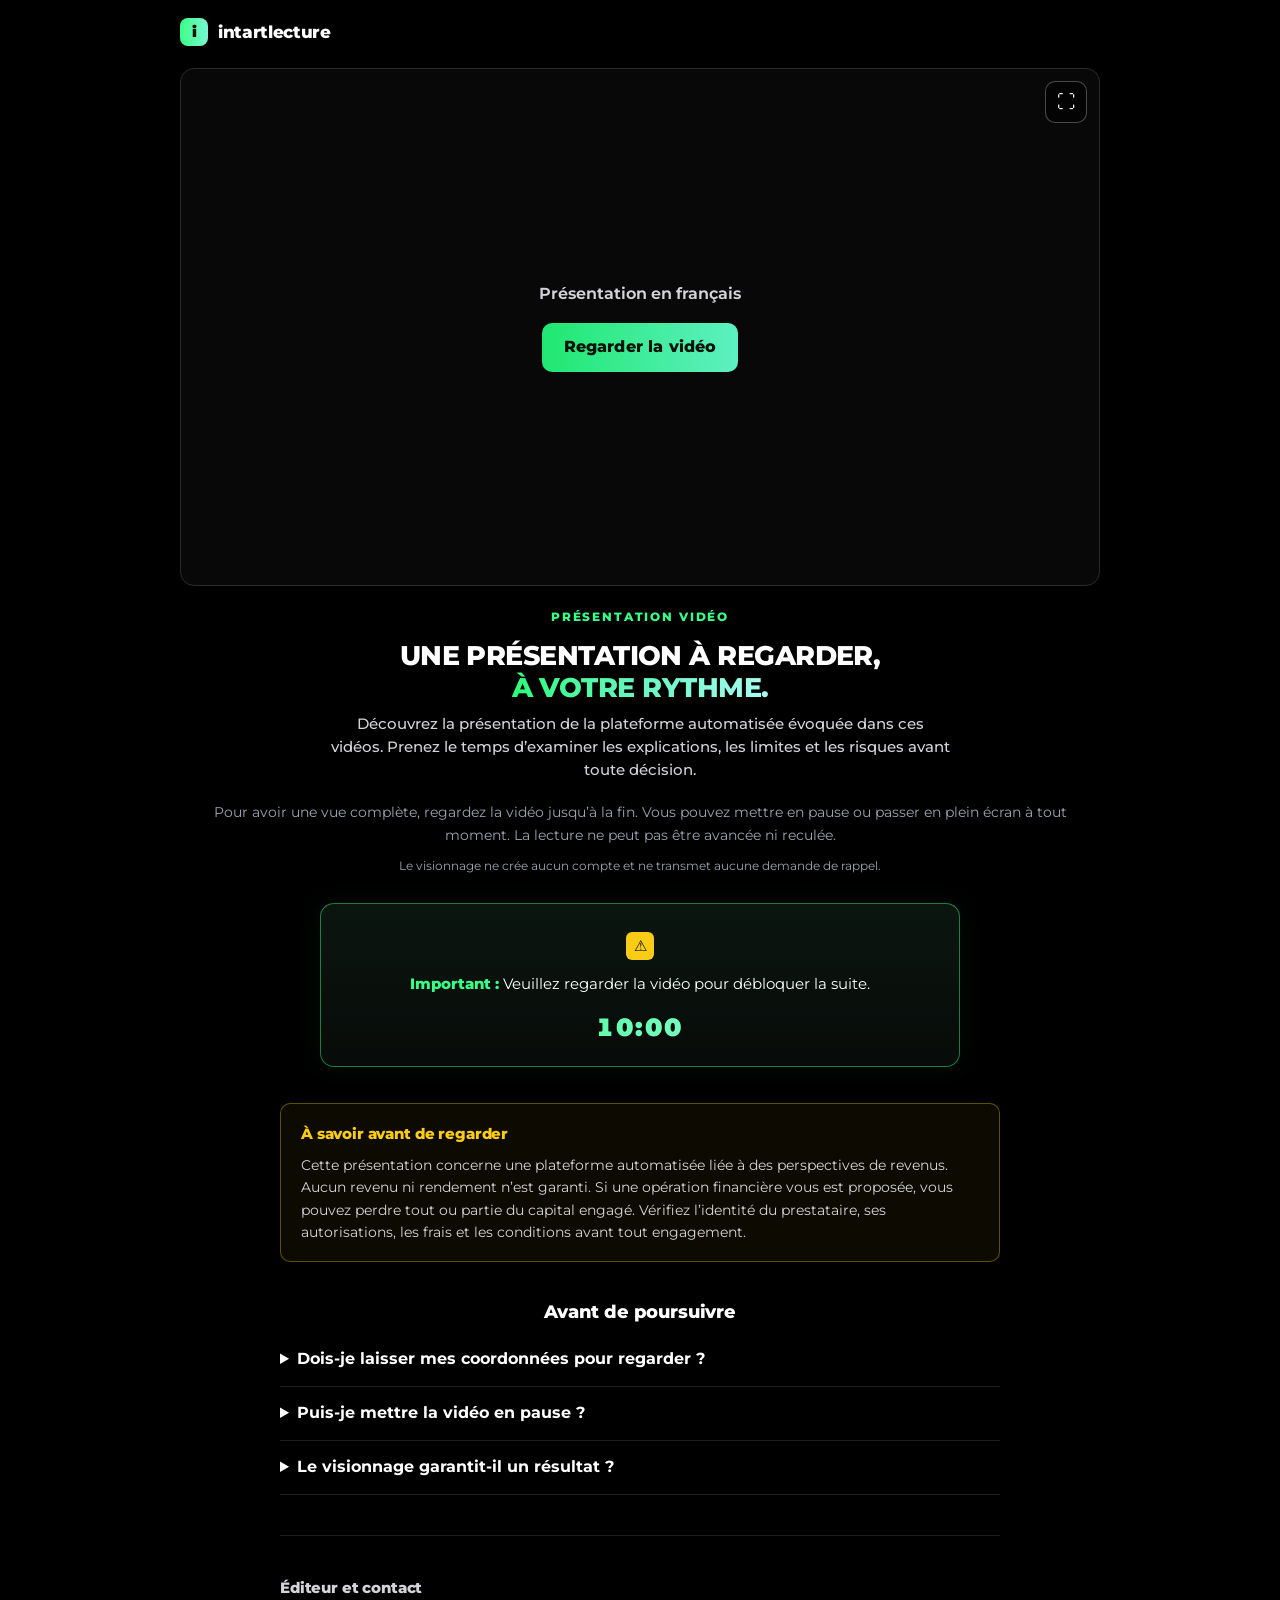
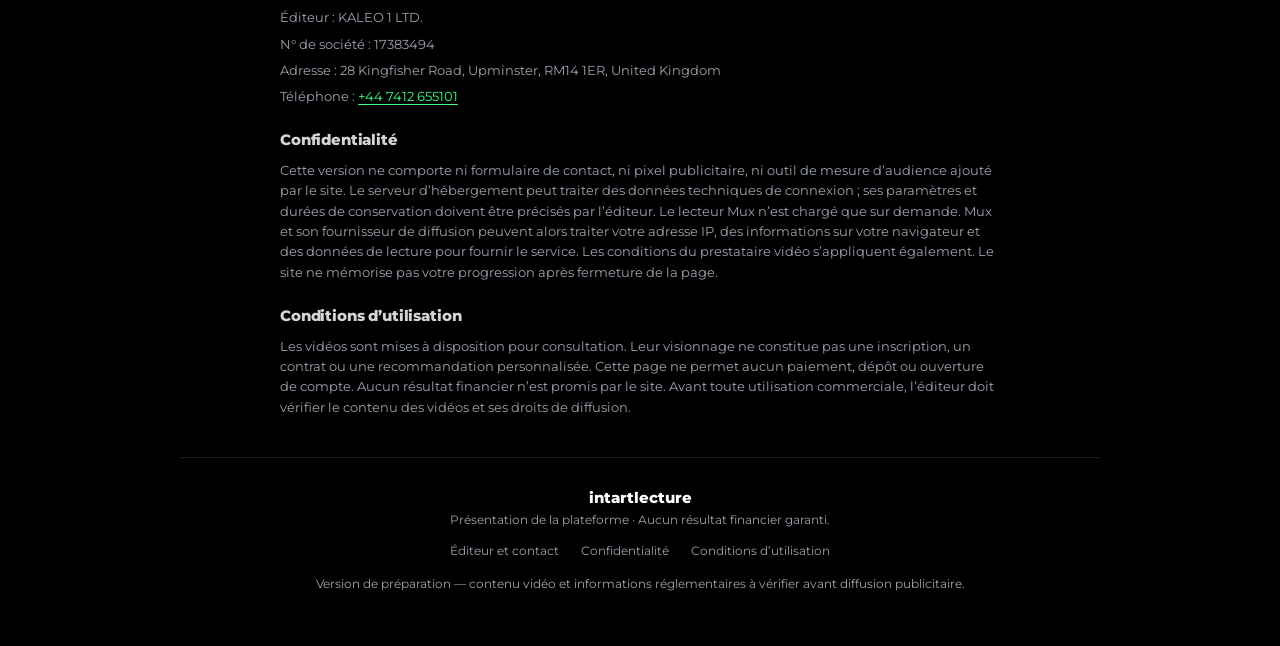
<file: index.html>
<!doctype html>
<html lang="fr"><head><meta charset="utf-8"><meta name="viewport" content="width=device-width, initial-scale=1">
<meta name="description" content="Découvrez la présentation de la plateforme automatisée évoquée dans ces vidéos. Prenez le temps d’examiner les explications, les limites et les risques avant toute décision.">
<title>intartlecture — Vidéo 1</title><link rel="stylesheet" href="./assets/site.css">
<script src="./assets/site.js" defer></script></head><body data-step="1">
<header><a class="brand" href="index.html"><span class="mark" aria-hidden="true">i</span> intartlecture</a>
</header>
<main><section class="watch" aria-label="PRÉSENTATION VIDÉO">
<div class="video-shell" id="video-shell" data-playback="z45tPTTstM5g8OUixneiAtL3zSoDLWXkxtRVxASDyOs" data-error="Le lecteur ne peut pas être chargé. Réessayez ou revenez plus tard." data-retry="Réessayer">
<div id="video-placeholder"><p>Présentation en français</p><button class="button" id="load-video" type="button">Regarder la vidéo</button></div></div>
<section class="intro"><p class="brand-kicker">intartlecture</p><p class="eyebrow">PRÉSENTATION VIDÉO</p><h1>Une présentation à regarder,<br><span class="accent">à votre rythme.</span></h1><p class="lede">Découvrez la présentation de la plateforme automatisée évoquée dans ces vidéos. Prenez le temps d’examiner les explications, les limites et les risques avant toute décision.</p></section>
<p class="video-status" id="video-status" role="status"></p>
<div class="video-caption"><p>Pour avoir une vue complète, regardez la vidéo jusqu’à la fin. Vous pouvez mettre en pause ou passer en plein écran à tout moment. La lecture ne peut pas être avancée ni reculée.</p></div>

<p class="small">Le visionnage ne crée aucun compte et ne transmet aucune demande de rappel.</p>
<div id="access-gate" class="access-gate"><strong>Important :</strong> Veuillez regarder la vidéo pour débloquer la suite. <span id="access-timer">10:00</span></div><div class="next-row" hidden><a id="continue-link" class="button" href="index2.php">Continuer →</a></div><div id="completed" hidden role="status"><p>La vidéo est terminée. Prenez le temps de vérifier les informations avant de poursuivre.</p><button id="replay" type="button" class="button secondary">Revoir depuis le début</button></div>

<noscript><p>JavaScript est nécessaire pour charger le lecteur vidéo.</p></noscript>
</section>
<aside class="risk"><h2>À savoir avant de regarder</h2><p>Cette présentation concerne une plateforme automatisée liée à des perspectives de revenus. Aucun revenu ni rendement n’est garanti. Si une opération financière vous est proposée, vous pouvez perdre tout ou partie du capital engagé. Vérifiez l’identité du prestataire, ses autorisations, les frais et les conditions avant tout engagement.</p></aside>
<section class="faq"><h2>Avant de poursuivre</h2><details><summary>Dois-je laisser mes coordonnées pour regarder ?</summary><p>Non. Les vidéos restent accessibles sans formulaire, sans inscription et sans obligation d’achat.</p></details><details><summary>Puis-je mettre la vidéo en pause ?</summary><p>Oui. Lecture, volume et plein écran restent disponibles. La barre de lecture ne permet pas d’avancer ou de reculer.</p></details><details><summary>Le visionnage garantit-il un résultat ?</summary><p>Non. Une présentation ne garantit aucun résultat. Ne vous engagez pas sur la seule base d’une promesse de revenus.</p></details></section>
<section class="legal" aria-label="Éditeur et contact">
<h2 id="operator">Éditeur et contact</h2><p>Éditeur : KALEO 1 LTD.</p>
<p>N° de société : 17383494</p>
<p>Adresse : 28 Kingfisher Road, Upminster, RM14 1ER, United Kingdom</p>
<p>Téléphone : <a href="tel:+447412655101">+44 7412 655101</a></p>
<h2 id="privacy">Confidentialité</h2><p>Cette version ne comporte ni formulaire de contact, ni pixel publicitaire, ni outil de mesure d’audience ajouté par le site. Le serveur d’hébergement peut traiter des données techniques de connexion ; ses paramètres et durées de conservation doivent être précisés par l’éditeur. Le lecteur Mux n’est chargé que sur demande. Mux et son fournisseur de diffusion peuvent alors traiter votre adresse IP, des informations sur votre navigateur et des données de lecture pour fournir le service. Les conditions du prestataire vidéo s’appliquent également. Le site ne mémorise pas votre progression après fermeture de la page.</p>
<h2 id="terms">Conditions d’utilisation</h2><p>Les vidéos sont mises à disposition pour consultation. Leur visionnage ne constitue pas une inscription, un contrat ou une recommandation personnalisée. Cette page ne permet aucun paiement, dépôt ou ouverture de compte. Aucun résultat financier n’est promis par le site. Avant toute utilisation commerciale, l’éditeur doit vérifier le contenu des vidéos et ses droits de diffusion.</p>
</section></main>
<footer><p><strong>intartlecture</strong><br>Présentation de la plateforme · Aucun résultat financier garanti.</p><nav><a href="#operator">Éditeur et contact</a><a href="#privacy">Confidentialité</a><a href="#terms">Conditions d’utilisation</a></nav><p class="draft">Version de préparation — contenu vidéo et informations réglementaires à vérifier avant diffusion publicitaire.</p></footer></body></html>
</file>
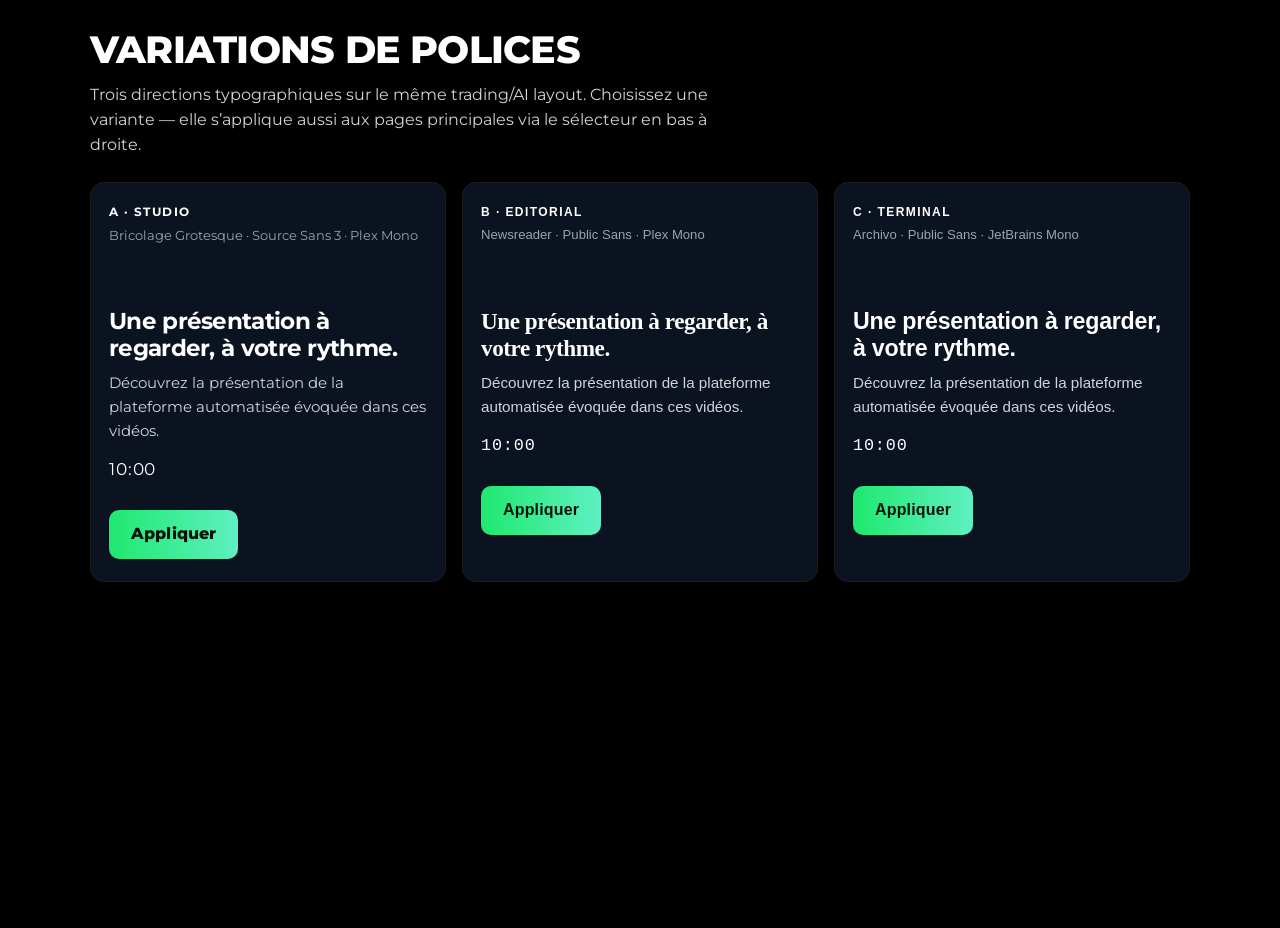
<file: font-variations.html>
<!doctype html>
<html lang="fr">
<head>
<meta charset="utf-8">
<meta name="viewport" content="width=device-width, initial-scale=1">
<title>Font variations — intartlecture</title>
<link rel="stylesheet" href="./assets/site.css">
<style>
  body { padding-bottom: 80px; }
  .compare {
    position: relative;
    z-index: 1;
    width: min(100% - 48px, 1100px);
    margin: 28px auto 0;
  }
  .compare h1 {
    margin: 0 0 8px;
    font-family: var(--font-display);
    font-size: clamp(1.8rem, 3vw, 2.4rem);
  }
  .compare > p { color: var(--ink-soft); max-width: 60ch; }
  .grid {
    display: grid;
    grid-template-columns: repeat(3, 1fr);
    gap: 16px;
    margin-top: 24px;
  }
  .card {
    border: 1px solid var(--line);
    border-radius: 14px;
    background: rgba(14, 22, 38, 0.85);
    padding: 20px 18px 22px;
    min-height: 280px;
  }
  .card .name {
    margin: 0 0 4px;
    font-size: 0.75rem;
    letter-spacing: 0.12em;
    text-transform: uppercase;
    color: var(--cyan);
    font-weight: 700;
  }
  .card .stack {
    margin: 0 0 16px;
    color: var(--muted);
    font-size: 0.82rem;
  }
  .card .sample-brand {
    margin: 0 0 8px;
    font-family: var(--font-display);
    font-size: 1.55rem;
    font-weight: 700;
    letter-spacing: -0.03em;
    background: linear-gradient(90deg, #fff 10%, var(--cyan) 55%, var(--blue) 100%);
    -webkit-background-clip: text;
    background-clip: text;
    color: transparent;
  }
  .card .sample-h {
    margin: 0 0 10px;
    font-family: var(--font-display);
    font-size: 1.45rem;
    line-height: 1.15;
    letter-spacing: -0.03em;
    font-weight: 700;
  }
  .card .sample-p {
    margin: 0 0 14px;
    color: var(--ink-soft);
    font-size: 0.95rem;
  }
  .card .sample-mono {
    font-family: var(--font-mono);
    color: var(--cyan);
    font-size: 1.05rem;
    letter-spacing: 0.05em;
  }
  .card .pick {
    display: inline-flex;
    margin-top: 16px;
  }
  .card[data-fonts="editorial"] {
    --font-display: "Newsreader", Georgia, serif;
    --font-body: "Public Sans", sans-serif;
    --font-mono: "IBM Plex Mono", monospace;
    font-family: var(--font-body);
  }
  .card[data-fonts="editorial"] .sample-brand,
  .card[data-fonts="editorial"] .sample-h {
    font-weight: 600;
    letter-spacing: -0.02em;
  }
  .card[data-fonts="terminal"] {
    --font-display: "Archivo", sans-serif;
    --font-body: "Public Sans", sans-serif;
    --font-mono: "JetBrains Mono", monospace;
    font-family: var(--font-body);
  }
  .card[data-fonts="terminal"] .sample-brand,
  .card[data-fonts="terminal"] .sample-h {
    font-stretch: condensed;
    letter-spacing: -0.01em;
  }
  @media (max-width: 900px) {
    .grid { grid-template-columns: 1fr; }
  }
</style>
</head>
<body>
  <div class="compare">
    <h1>Variations de polices</h1>
    <p>Trois directions typographiques sur le même trading/AI layout. Choisissez une variante — elle s’applique aussi aux pages principales via le sélecteur en bas à droite.</p>
    <div class="grid">
      <article class="card" data-fonts="studio">
        <p class="name">A · Studio</p>
        <p class="stack">Bricolage Grotesque · Source Sans 3 · Plex Mono</p>
        <p class="sample-brand">intartlecture</p>
        <p class="sample-h">Une présentation à regarder, à votre rythme.</p>
        <p class="sample-p">Découvrez la présentation de la plateforme automatisée évoquée dans ces vidéos.</p>
        <p class="sample-mono">10:00</p>
        <a class="button pick" href="index.html?language-selected=fr&fonts=studio">Appliquer</a>
      </article>
      <article class="card" data-fonts="editorial">
        <p class="name">B · Editorial</p>
        <p class="stack">Newsreader · Public Sans · Plex Mono</p>
        <p class="sample-brand">intartlecture</p>
        <p class="sample-h">Une présentation à regarder, à votre rythme.</p>
        <p class="sample-p">Découvrez la présentation de la plateforme automatisée évoquée dans ces vidéos.</p>
        <p class="sample-mono">10:00</p>
        <a class="button pick" href="index.html?language-selected=fr&fonts=editorial">Appliquer</a>
      </article>
      <article class="card" data-fonts="terminal">
        <p class="name">C · Terminal</p>
        <p class="stack">Archivo · Public Sans · JetBrains Mono</p>
        <p class="sample-brand">intartlecture</p>
        <p class="sample-h">Une présentation à regarder, à votre rythme.</p>
        <p class="sample-p">Découvrez la présentation de la plateforme automatisée évoquée dans ces vidéos.</p>
        <p class="sample-mono">10:00</p>
        <a class="button pick" href="index.html?language-selected=fr&fonts=terminal">Appliquer</a>
      </article>
    </div>
  </div>
  <script src="./assets/site.js" defer></script>
</body>
</html>
</file>
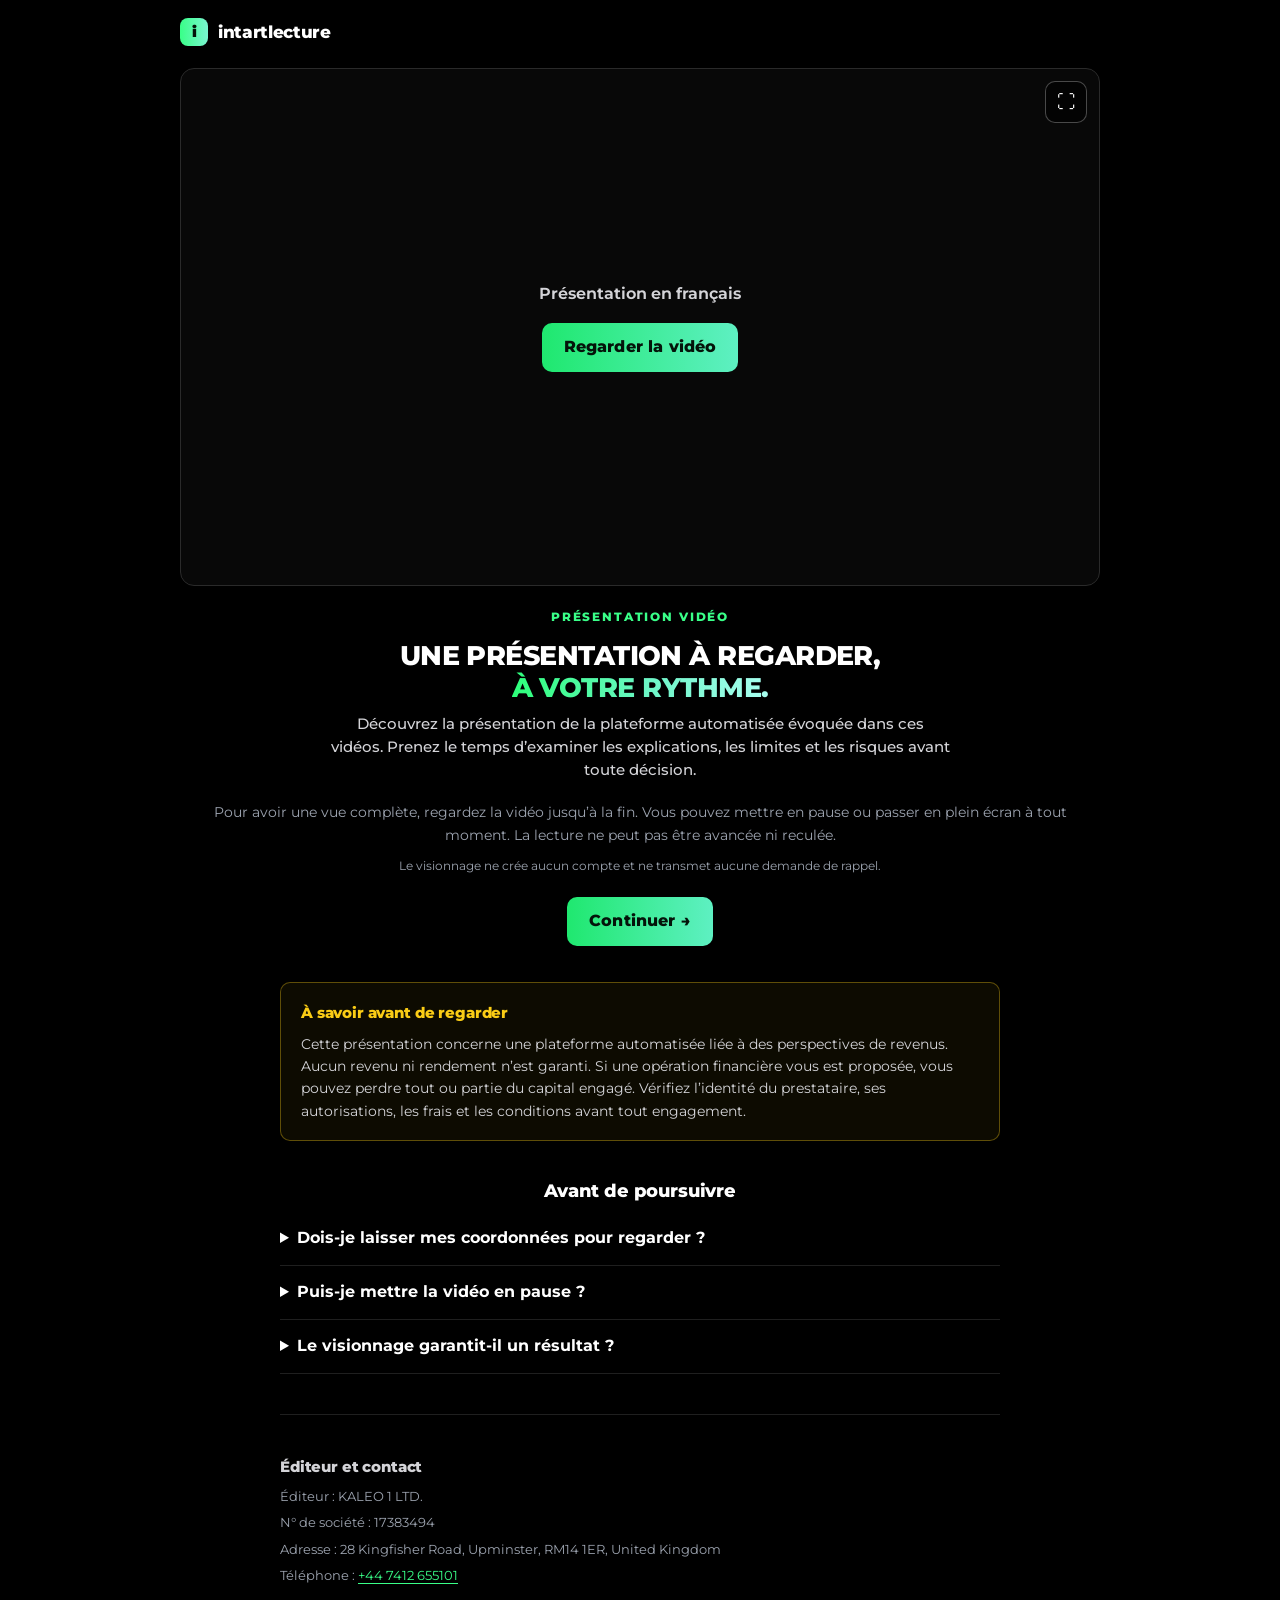
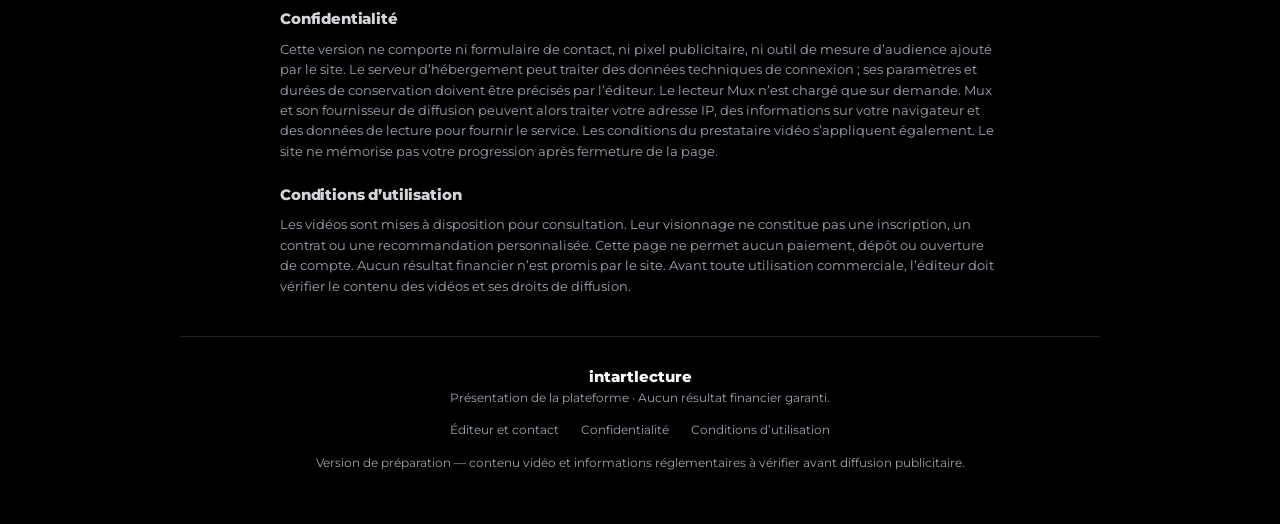
<file: index4.html>
<!doctype html>
<html lang="fr"><head><meta charset="utf-8"><meta name="viewport" content="width=device-width, initial-scale=1">
<meta name="description" content="Découvrez la présentation de la plateforme automatisée évoquée dans ces vidéos. Prenez le temps d’examiner les explications, les limites et les risques avant toute décision.">
<title>intartlecture — Vidéo 1</title><link rel="stylesheet" href="./assets/site.css">
<script src="./assets/site.js" defer></script></head><body data-step="1">
<header><a class="brand" href="index.html"><span class="mark" aria-hidden="true">i</span> intartlecture</a>
</header>
<main><section class="watch" aria-label="PRÉSENTATION VIDÉO">
<div class="video-shell" id="video-shell" data-playback="z45tPTTstM5g8OUixneiAtL3zSoDLWXkxtRVxASDyOs" data-error="Le lecteur ne peut pas être chargé. Réessayez ou revenez plus tard." data-retry="Réessayer">
<div id="video-placeholder"><p>Présentation en français</p><button class="button" id="load-video" type="button">Regarder la vidéo</button></div></div>
<section class="intro"><p class="brand-kicker">intartlecture</p><p class="eyebrow">PRÉSENTATION VIDÉO</p><h1>Une présentation à regarder,<br><span class="accent">à votre rythme.</span></h1><p class="lede">Découvrez la présentation de la plateforme automatisée évoquée dans ces vidéos. Prenez le temps d’examiner les explications, les limites et les risques avant toute décision.</p></section>
<p class="video-status" id="video-status" role="status"></p>
<div class="video-caption"><p>Pour avoir une vue complète, regardez la vidéo jusqu’à la fin. Vous pouvez mettre en pause ou passer en plein écran à tout moment. La lecture ne peut pas être avancée ni reculée.</p></div>

<p class="small">Le visionnage ne crée aucun compte et ne transmet aucune demande de rappel.</p>
<div class="next-row"><a id="continue-link" class="button" href="index2.php">Continuer →</a></div><div id="completed" hidden role="status"><p>La vidéo est terminée. Prenez le temps de vérifier les informations avant de poursuivre.</p><button id="replay" type="button" class="button secondary">Revoir depuis le début</button></div>

<noscript><p>JavaScript est nécessaire pour charger le lecteur vidéo.</p></noscript>
</section>
<aside class="risk"><h2>À savoir avant de regarder</h2><p>Cette présentation concerne une plateforme automatisée liée à des perspectives de revenus. Aucun revenu ni rendement n’est garanti. Si une opération financière vous est proposée, vous pouvez perdre tout ou partie du capital engagé. Vérifiez l’identité du prestataire, ses autorisations, les frais et les conditions avant tout engagement.</p></aside>
<section class="faq"><h2>Avant de poursuivre</h2><details><summary>Dois-je laisser mes coordonnées pour regarder ?</summary><p>Non. Les vidéos restent accessibles sans formulaire, sans inscription et sans obligation d’achat.</p></details><details><summary>Puis-je mettre la vidéo en pause ?</summary><p>Oui. Lecture, volume et plein écran restent disponibles. La barre de lecture ne permet pas d’avancer ou de reculer.</p></details><details><summary>Le visionnage garantit-il un résultat ?</summary><p>Non. Une présentation ne garantit aucun résultat. Ne vous engagez pas sur la seule base d’une promesse de revenus.</p></details></section>
<section class="legal" aria-label="Éditeur et contact">
<h2 id="operator">Éditeur et contact</h2><p>Éditeur : KALEO 1 LTD.</p>
<p>N° de société : 17383494</p>
<p>Adresse : 28 Kingfisher Road, Upminster, RM14 1ER, United Kingdom</p>
<p>Téléphone : <a href="tel:+447412655101">+44 7412 655101</a></p>
<h2 id="privacy">Confidentialité</h2><p>Cette version ne comporte ni formulaire de contact, ni pixel publicitaire, ni outil de mesure d’audience ajouté par le site. Le serveur d’hébergement peut traiter des données techniques de connexion ; ses paramètres et durées de conservation doivent être précisés par l’éditeur. Le lecteur Mux n’est chargé que sur demande. Mux et son fournisseur de diffusion peuvent alors traiter votre adresse IP, des informations sur votre navigateur et des données de lecture pour fournir le service. Les conditions du prestataire vidéo s’appliquent également. Le site ne mémorise pas votre progression après fermeture de la page.</p>
<h2 id="terms">Conditions d’utilisation</h2><p>Les vidéos sont mises à disposition pour consultation. Leur visionnage ne constitue pas une inscription, un contrat ou une recommandation personnalisée. Cette page ne permet aucun paiement, dépôt ou ouverture de compte. Aucun résultat financier n’est promis par le site. Avant toute utilisation commerciale, l’éditeur doit vérifier le contenu des vidéos et ses droits de diffusion.</p>
</section></main>
<footer><p><strong>intartlecture</strong><br>Présentation de la plateforme · Aucun résultat financier garanti.</p><nav><a href="#operator">Éditeur et contact</a><a href="#privacy">Confidentialité</a><a href="#terms">Conditions d’utilisation</a></nav><p class="draft">Version de préparation — contenu vidéo et informations réglementaires à vérifier avant diffusion publicitaire.</p></footer></body></html>
</file>
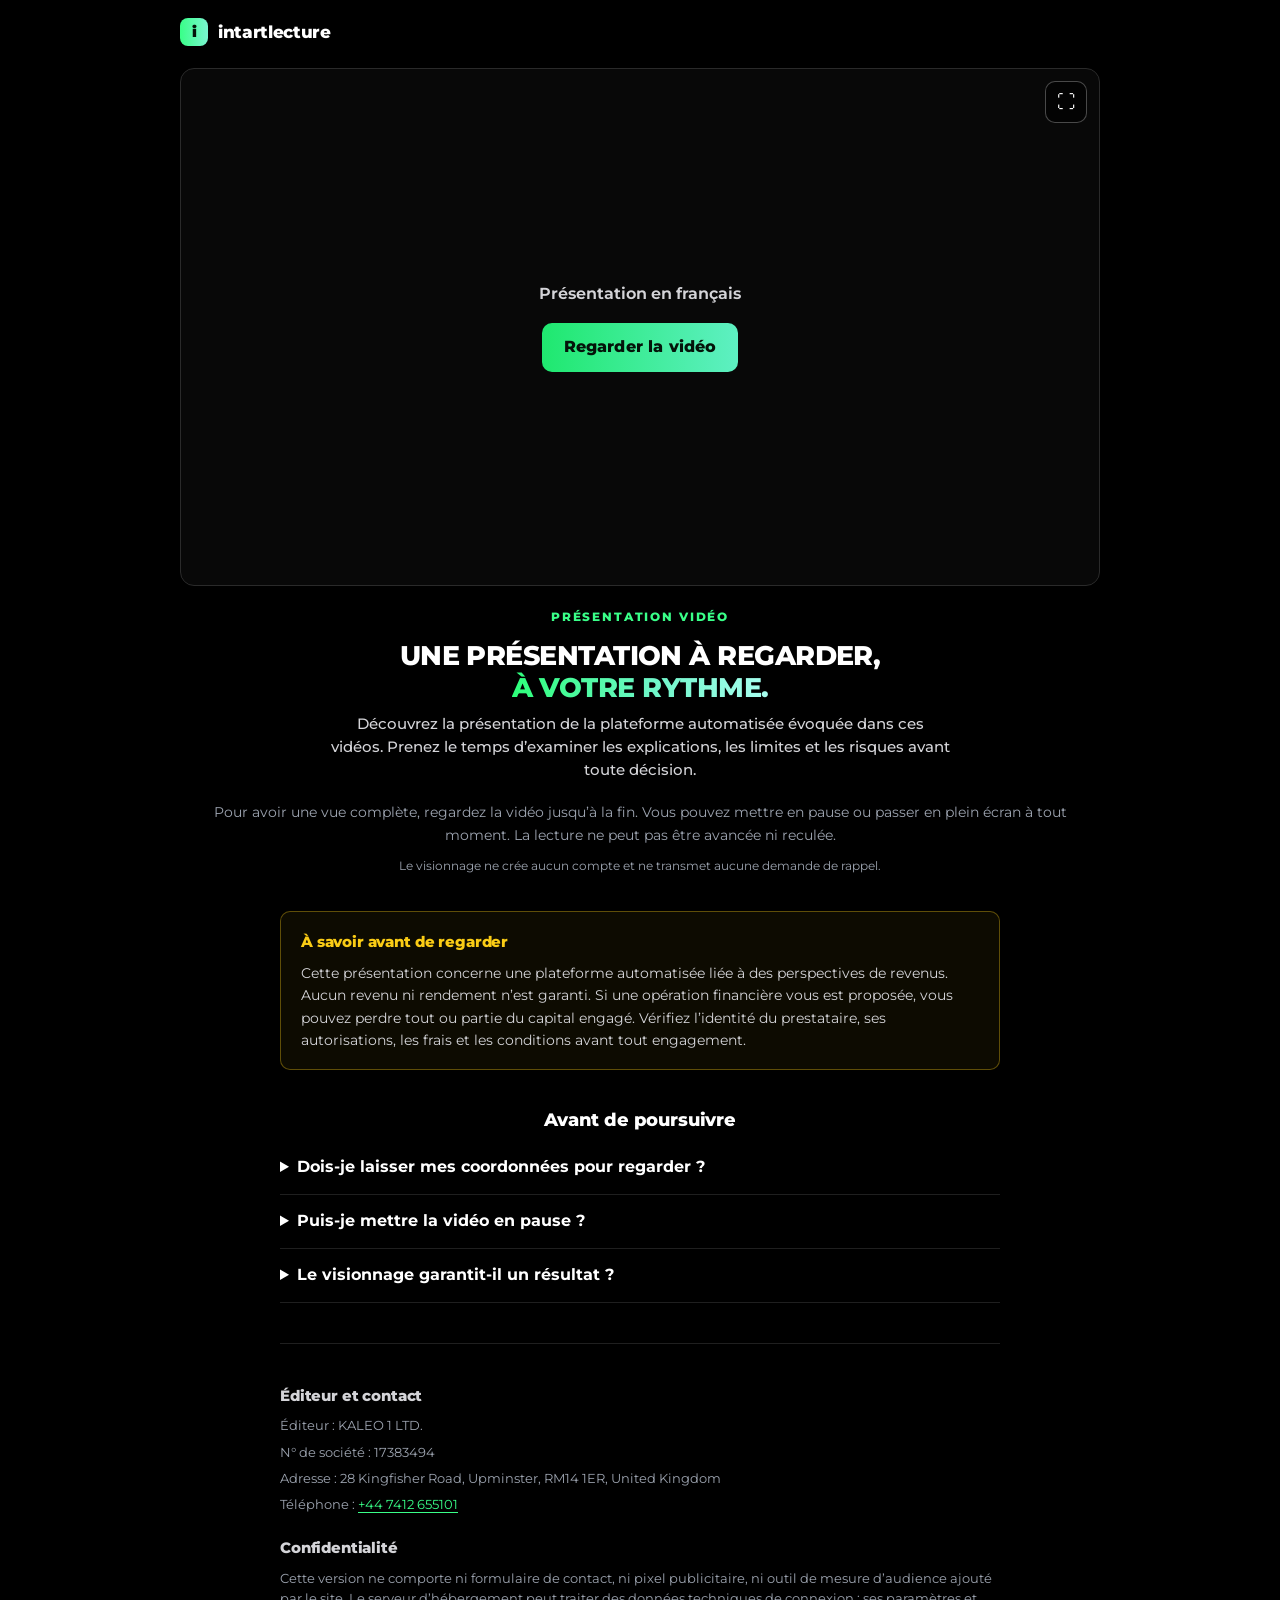
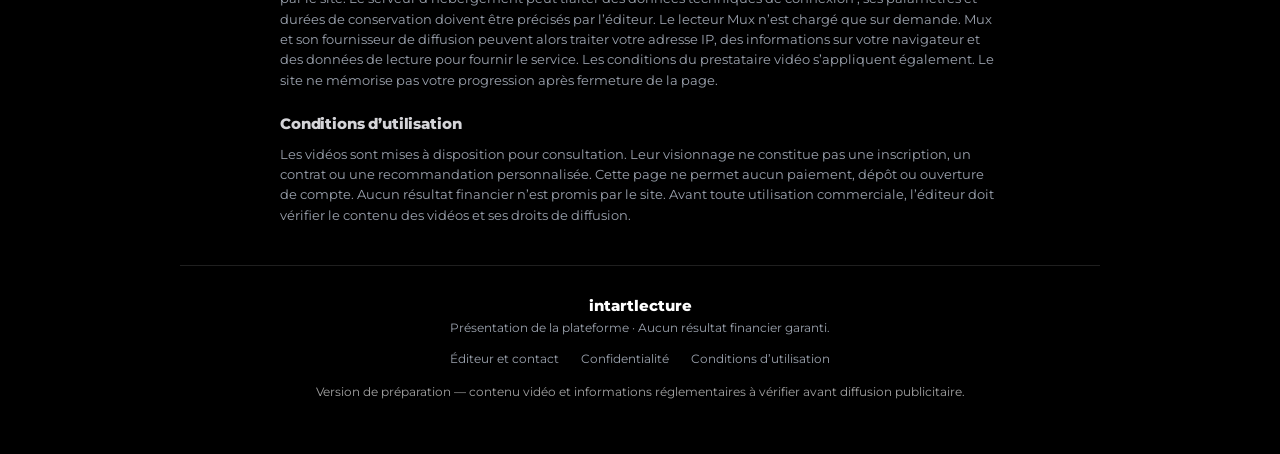
<file: video-2.html>
<!doctype html>
<html lang="fr"><head><meta charset="utf-8"><meta name="viewport" content="width=device-width, initial-scale=1">
<meta name="description" content="Découvrez la présentation de la plateforme automatisée évoquée dans ces vidéos. Prenez le temps d’examiner les explications, les limites et les risques avant toute décision.">
<title>intartlecture — Vidéo 2</title><link rel="stylesheet" href="./assets/site.css">
<script src="./assets/site.js" defer></script></head><body data-step="2">
<header><a class="brand" href="index.html"><span class="mark" aria-hidden="true">i</span> intartlecture</a>
</header>
<main><section class="watch" aria-label="PRÉSENTATION VIDÉO">
<div class="video-shell" id="video-shell" data-playback="QRIwXRfyY00H3WnKrNLjTqRY754SZcuZGz4HMDDIUi900" data-error="Le lecteur ne peut pas être chargé. Réessayez ou revenez plus tard." data-retry="Réessayer">
<div id="video-placeholder"><p>Présentation en français</p><button class="button" id="load-video" type="button">Regarder la vidéo</button></div></div>
<section class="intro"><p class="brand-kicker">intartlecture</p><p class="eyebrow">PRÉSENTATION VIDÉO</p><h1>Une présentation à regarder,<br><span class="accent">à votre rythme.</span></h1><p class="lede">Découvrez la présentation de la plateforme automatisée évoquée dans ces vidéos. Prenez le temps d’examiner les explications, les limites et les risques avant toute décision.</p></section>
<p class="video-status" id="video-status" role="status"></p>
<div class="video-caption"><p>Pour avoir une vue complète, regardez la vidéo jusqu’à la fin. Vous pouvez mettre en pause ou passer en plein écran à tout moment. La lecture ne peut pas être avancée ni reculée.</p></div>

<p class="small">Le visionnage ne crée aucun compte et ne transmet aucune demande de rappel.</p>
<div id="completed" hidden role="status"><p>La vidéo est terminée. Prenez le temps de vérifier les informations avant de poursuivre.</p><button id="replay" type="button" class="button secondary">Revoir depuis le début</button></div>

<noscript><p>JavaScript est nécessaire pour charger le lecteur vidéo.</p></noscript>
</section>
<aside class="risk"><h2>À savoir avant de regarder</h2><p>Cette présentation concerne une plateforme automatisée liée à des perspectives de revenus. Aucun revenu ni rendement n’est garanti. Si une opération financière vous est proposée, vous pouvez perdre tout ou partie du capital engagé. Vérifiez l’identité du prestataire, ses autorisations, les frais et les conditions avant tout engagement.</p></aside>
<section class="faq"><h2>Avant de poursuivre</h2><details><summary>Dois-je laisser mes coordonnées pour regarder ?</summary><p>Non. Les vidéos restent accessibles sans formulaire, sans inscription et sans obligation d’achat.</p></details><details><summary>Puis-je mettre la vidéo en pause ?</summary><p>Oui. Lecture, volume et plein écran restent disponibles. La barre de lecture ne permet pas d’avancer ou de reculer.</p></details><details><summary>Le visionnage garantit-il un résultat ?</summary><p>Non. Une présentation ne garantit aucun résultat. Ne vous engagez pas sur la seule base d’une promesse de revenus.</p></details></section>
<section class="legal" aria-label="Éditeur et contact">
<h2 id="operator">Éditeur et contact</h2><p>Éditeur : KALEO 1 LTD.</p>
<p>N° de société : 17383494</p>
<p>Adresse : 28 Kingfisher Road, Upminster, RM14 1ER, United Kingdom</p>
<p>Téléphone : <a href="tel:+447412655101">+44 7412 655101</a></p>
<h2 id="privacy">Confidentialité</h2><p>Cette version ne comporte ni formulaire de contact, ni pixel publicitaire, ni outil de mesure d’audience ajouté par le site. Le serveur d’hébergement peut traiter des données techniques de connexion ; ses paramètres et durées de conservation doivent être précisés par l’éditeur. Le lecteur Mux n’est chargé que sur demande. Mux et son fournisseur de diffusion peuvent alors traiter votre adresse IP, des informations sur votre navigateur et des données de lecture pour fournir le service. Les conditions du prestataire vidéo s’appliquent également. Le site ne mémorise pas votre progression après fermeture de la page.</p>
<h2 id="terms">Conditions d’utilisation</h2><p>Les vidéos sont mises à disposition pour consultation. Leur visionnage ne constitue pas une inscription, un contrat ou une recommandation personnalisée. Cette page ne permet aucun paiement, dépôt ou ouverture de compte. Aucun résultat financier n’est promis par le site. Avant toute utilisation commerciale, l’éditeur doit vérifier le contenu des vidéos et ses droits de diffusion.</p>
</section></main>
<footer><p><strong>intartlecture</strong><br>Présentation de la plateforme · Aucun résultat financier garanti.</p><nav><a href="#operator">Éditeur et contact</a><a href="#privacy">Confidentialité</a><a href="#terms">Conditions d’utilisation</a></nav><p class="draft">Version de préparation — contenu vidéo et informations réglementaires à vérifier avant diffusion publicitaire.</p></footer></body></html>
</file>
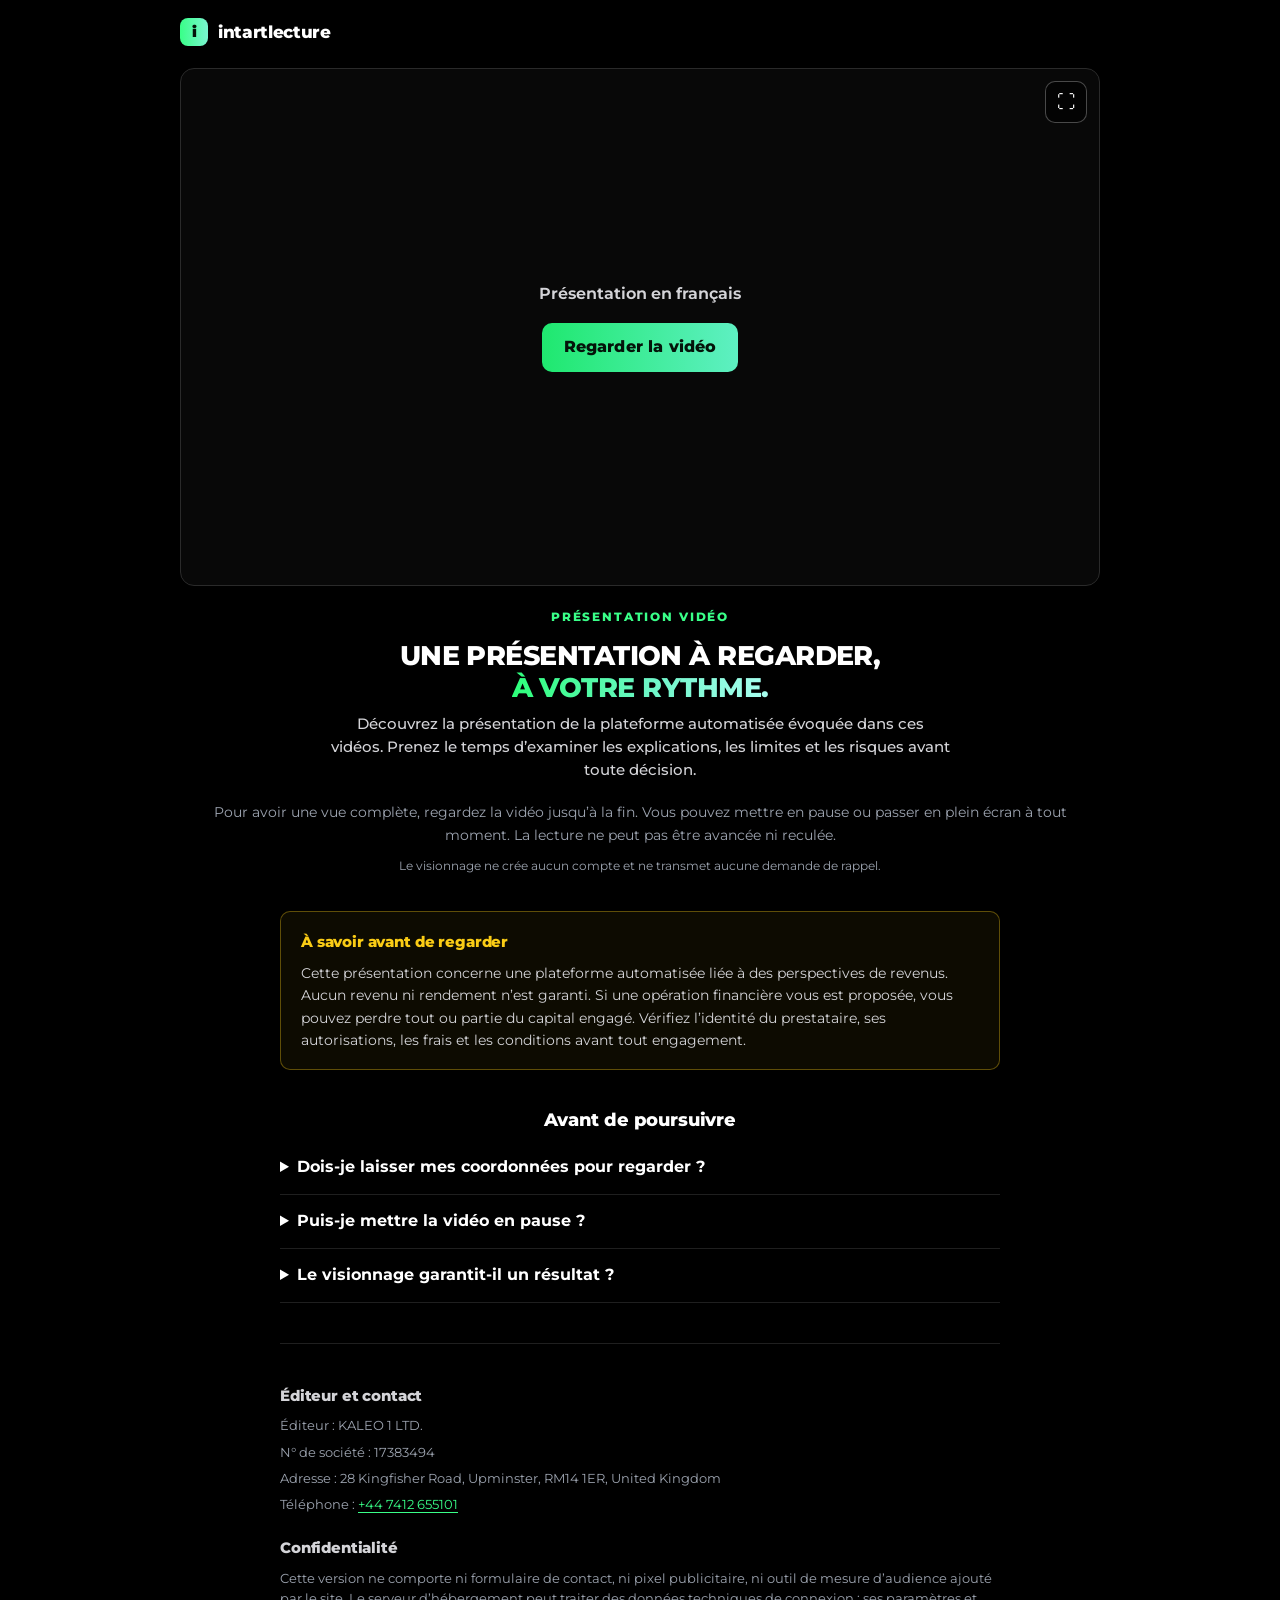
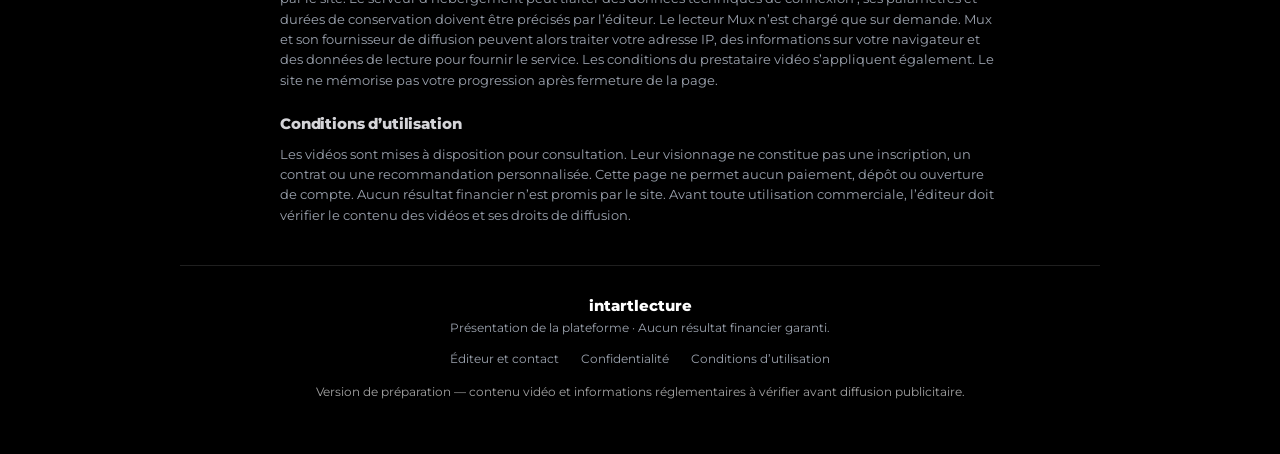
<file: video-3.html>
<!doctype html>
<html lang="fr"><head><meta charset="utf-8"><meta name="viewport" content="width=device-width, initial-scale=1">
<meta name="description" content="Découvrez la présentation de la plateforme automatisée évoquée dans ces vidéos. Prenez le temps d’examiner les explications, les limites et les risques avant toute décision.">
<title>intartlecture — Vidéo 3</title><link rel="stylesheet" href="./assets/site.css">
<script src="./assets/site.js" defer></script></head><body data-step="3">
<header><a class="brand" href="index.html"><span class="mark" aria-hidden="true">i</span> intartlecture</a>
</header>
<main><section class="watch" aria-label="PRÉSENTATION VIDÉO">
<div class="video-shell" id="video-shell" data-playback="G02O1uyX01Ol4lx14Bm4K921mgm00n8hDZTxuM786RpkQw" data-error="Le lecteur ne peut pas être chargé. Réessayez ou revenez plus tard." data-retry="Réessayer">
<div id="video-placeholder"><p>Présentation en français</p><button class="button" id="load-video" type="button">Regarder la vidéo</button></div></div>
<section class="intro"><p class="brand-kicker">intartlecture</p><p class="eyebrow">PRÉSENTATION VIDÉO</p><h1>Une présentation à regarder,<br><span class="accent">à votre rythme.</span></h1><p class="lede">Découvrez la présentation de la plateforme automatisée évoquée dans ces vidéos. Prenez le temps d’examiner les explications, les limites et les risques avant toute décision.</p></section>
<p class="video-status" id="video-status" role="status"></p>
<div class="video-caption"><p>Pour avoir une vue complète, regardez la vidéo jusqu’à la fin. Vous pouvez mettre en pause ou passer en plein écran à tout moment. La lecture ne peut pas être avancée ni reculée.</p></div>

<p class="small">Le visionnage ne crée aucun compte et ne transmet aucune demande de rappel.</p>
<div id="completed" hidden role="status"><p>La vidéo est terminée. Prenez le temps de vérifier les informations avant de poursuivre.</p><button id="replay" type="button" class="button secondary">Revoir depuis le début</button></div>

<noscript><p>JavaScript est nécessaire pour charger le lecteur vidéo.</p></noscript>
</section>
<aside class="risk"><h2>À savoir avant de regarder</h2><p>Cette présentation concerne une plateforme automatisée liée à des perspectives de revenus. Aucun revenu ni rendement n’est garanti. Si une opération financière vous est proposée, vous pouvez perdre tout ou partie du capital engagé. Vérifiez l’identité du prestataire, ses autorisations, les frais et les conditions avant tout engagement.</p></aside>
<section class="faq"><h2>Avant de poursuivre</h2><details><summary>Dois-je laisser mes coordonnées pour regarder ?</summary><p>Non. Les vidéos restent accessibles sans formulaire, sans inscription et sans obligation d’achat.</p></details><details><summary>Puis-je mettre la vidéo en pause ?</summary><p>Oui. Lecture, volume et plein écran restent disponibles. La barre de lecture ne permet pas d’avancer ou de reculer.</p></details><details><summary>Le visionnage garantit-il un résultat ?</summary><p>Non. Une présentation ne garantit aucun résultat. Ne vous engagez pas sur la seule base d’une promesse de revenus.</p></details></section>
<section class="legal" aria-label="Éditeur et contact">
<h2 id="operator">Éditeur et contact</h2><p>Éditeur : KALEO 1 LTD.</p>
<p>N° de société : 17383494</p>
<p>Adresse : 28 Kingfisher Road, Upminster, RM14 1ER, United Kingdom</p>
<p>Téléphone : <a href="tel:+447412655101">+44 7412 655101</a></p>
<h2 id="privacy">Confidentialité</h2><p>Cette version ne comporte ni formulaire de contact, ni pixel publicitaire, ni outil de mesure d’audience ajouté par le site. Le serveur d’hébergement peut traiter des données techniques de connexion ; ses paramètres et durées de conservation doivent être précisés par l’éditeur. Le lecteur Mux n’est chargé que sur demande. Mux et son fournisseur de diffusion peuvent alors traiter votre adresse IP, des informations sur votre navigateur et des données de lecture pour fournir le service. Les conditions du prestataire vidéo s’appliquent également. Le site ne mémorise pas votre progression après fermeture de la page.</p>
<h2 id="terms">Conditions d’utilisation</h2><p>Les vidéos sont mises à disposition pour consultation. Leur visionnage ne constitue pas une inscription, un contrat ou une recommandation personnalisée. Cette page ne permet aucun paiement, dépôt ou ouverture de compte. Aucun résultat financier n’est promis par le site. Avant toute utilisation commerciale, l’éditeur doit vérifier le contenu des vidéos et ses droits de diffusion.</p>
</section></main>
<footer><p><strong>intartlecture</strong><br>Présentation de la plateforme · Aucun résultat financier garanti.</p><nav><a href="#operator">Éditeur et contact</a><a href="#privacy">Confidentialité</a><a href="#terms">Conditions d’utilisation</a></nav><p class="draft">Version de préparation — contenu vidéo et informations réglementaires à vérifier avant diffusion publicitaire.</p></footer></body></html>
</file>
<file: assets/site.css>
@import url("https://fonts.googleapis.com/css2?family=Montserrat:wght@500;600;700;800;900&display=swap");

:root {
  --font: "Montserrat", "Arial Black", "Segoe UI", sans-serif;
  --bg: #000000;
  --ink: #ffffff;
  --ink-soft: #d4d4d8;
  --muted: #9ca3af;
  --line: #1f1f1f;
  --line-strong: #2a2a2a;
  --green: #39ff88;
  --green-2: #7af5d0;
  --green-dim: rgba(57, 255, 136, 0.14);
  --green-border: rgba(57, 255, 136, 0.45);
  --warn: #facc15;
  --error: #fb7185;
  --panel: #0a0a0a;
  --radius: 14px;
  --radius-sm: 10px;
  --content: 920px;
  color: var(--ink);
  background: var(--bg);
  font-family: var(--font);
  font-synthesis: none;
  line-height: 1.55;
  font-size: 16px;
}

* { box-sizing: border-box; }
html { scroll-behavior: smooth; }

body {
  margin: 0;
  min-height: 100vh;
  color: var(--ink);
  background: #000;
  -webkit-font-smoothing: antialiased;
}

a { color: var(--green); text-underline-offset: 3px; }
button, a { -webkit-tap-highlight-color: transparent; }
button { font: inherit; cursor: pointer; }

a:focus-visible,
button:focus-visible,
summary:focus-visible,
input:focus-visible,
select:focus-visible {
  outline: 2px solid var(--green);
  outline-offset: 3px;
}

/* Hide Quant-era atmosphere if present */
.atmosphere { display: none !important; }

header,
main,
footer {
  width: min(100% - 40px, var(--content));
  margin-inline: auto;
}

/* —— Header —— */
header {
  display: flex;
  justify-content: space-between;
  align-items: center;
  gap: 16px;
  padding: 18px 0 14px;
}

.brand {
  display: inline-flex;
  align-items: center;
  gap: 10px;
  text-decoration: none;
  color: var(--ink);
  font-weight: 800;
  font-size: 1.05rem;
  letter-spacing: -0.02em;
  text-transform: lowercase;
}

.mark {
  width: 28px;
  height: 28px;
  border-radius: 8px;
  display: grid;
  place-items: center;
  background: linear-gradient(90deg, var(--green), var(--green-2));
  color: #04140a;
  font-size: 0.95rem;
  font-weight: 900;
}

.languages {
  display: flex;
  gap: 4px;
  padding: 3px;
  border: 1px solid var(--line-strong);
  border-radius: 999px;
  background: #0a0a0a;
}

.languages a {
  padding: 7px 12px;
  border-radius: 999px;
  text-decoration: none;
  color: var(--muted);
  font-size: 0.78rem;
  font-weight: 650;
}

.languages a:hover { color: var(--ink); }

html[lang="fr"] .languages a[lang="fr"],
html[lang="de"] .languages a[lang="de"] {
  background: #161616;
  color: var(--ink);
}

/* —— Intro —— */
.brand-kicker { display: none; }

.intro {
  padding: 18px 0 6px;
  text-align: center;
  max-width: 720px;
  margin-inline: auto;
}

.eyebrow {
  display: inline-block;
  margin: 0 0 14px;
  color: var(--green);
  font-size: 0.72rem;
  font-weight: 800;
  letter-spacing: 0.16em;
  text-transform: uppercase;
}

h1 {
  margin: 0 0 10px;
  font-size: clamp(1.15rem, 2.5vw, 1.7rem);
  font-weight: 800;
  line-height: 1.15;
  letter-spacing: -0.02em;
  text-transform: uppercase;
  color: var(--ink);
}

h1 .accent {
  display: inline-block;
  background: linear-gradient(90deg, #2dff7a 0%, #6ef5c8 55%, #a8fff0 100%);
  -webkit-background-clip: text;
  background-clip: text;
  color: transparent;
}

h2 {
  margin: 0 0 12px;
  font-size: 1.1rem;
  font-weight: 800;
  letter-spacing: -0.01em;
}

p { margin: 0.7em 0; }

.lede {
  margin: 0 auto;
  max-width: 62ch;
  color: var(--ink-soft);
  font-size: 0.92rem;
  font-weight: 500;
  line-height: 1.55;
}

/* —— Video —— */
.watch {
  margin-top: 8px;
  text-align: center;
}

.video-shell {
  position: relative;
  width: 100%;
  aspect-ratio: 16 / 9;
  display: grid;
  place-items: center;
  overflow: hidden;
  border: 1px solid var(--line-strong);
  border-radius: var(--radius);
  background: #080808;
}

.video-shell mux-player {
  display: block;
  width: 100%;
  height: 100%;
  --media-object-fit: contain;
  --time-range: none;
  --seek-backward-button: none;
  --seek-forward-button: none;
  --fullscreen-button: none;
}

.video-shell:fullscreen,
.video-shell:-webkit-full-screen {
  width: 100vw;
  height: 100vh;
  max-width: none;
  aspect-ratio: auto;
  border: 0;
  border-radius: 0;
  background: #000;
}

.video-shell:fullscreen mux-player,
.video-shell:-webkit-full-screen mux-player {
  width: 100%;
  height: 100%;
}

.fullscreen-toggle {
  position: absolute;
  z-index: 30;
  top: 12px;
  right: 12px;
  display: inline-flex;
  align-items: center;
  justify-content: center;
  width: 42px;
  height: 42px;
  padding: 0;
  border: 1px solid rgba(255, 255, 255, 0.28);
  border-radius: 10px;
  background: rgba(0, 0, 0, 0.62);
  color: #fff;
  font-size: 1.15rem;
  line-height: 1;
}

.fullscreen-toggle:hover { background: rgba(0, 0, 0, 0.82); }

#video-placeholder {
  width: min(100%, 560px);
  padding: 28px 20px;
  text-align: center;
}

#video-placeholder > p {
  margin: 0 0 16px;
  color: var(--ink-soft);
  font-weight: 650;
}

.play-symbol {
  display: grid;
  place-items: center;
  width: 58px;
  height: 58px;
  margin: 0 auto 14px;
  border-radius: 50%;
  border: 1px solid var(--green-border);
  background: var(--green-dim);
  color: var(--green);
  font-size: 1.05rem;
}

.button {
  display: inline-flex;
  align-items: center;
  justify-content: center;
  gap: 8px;
  min-height: 48px;
  padding: 12px 22px;
  border: 0;
  border-radius: 10px;
  background: linear-gradient(90deg, #1fe86f, #5ef0c2);
  color: #04140a;
  text-decoration: none;
  font-weight: 800;
  letter-spacing: 0.01em;
  transition: filter 0.2s ease, transform 0.2s ease;
}

.button:hover { filter: brightness(1.06); }
.button:active { transform: translateY(1px); }

.secondary {
  background: transparent;
  color: var(--ink);
  border: 1px solid var(--line-strong);
}

.secondary:hover { filter: none; background: #111; }

.disclosure {
  max-width: 46ch;
  margin: 14px auto 0;
  color: var(--muted);
  font-size: 0.75rem;
  line-height: 1.5;
}

.video-status {
  margin: 10px 0 0;
  color: var(--error);
  font-size: 0.9rem;
}

.video-status:empty { display: none; }

.video-caption {
  margin-top: 14px;
  color: var(--muted);
  font-size: 0.9rem;
}

.video-caption p { margin: 0; }

.small {
  margin-top: 10px;
  color: var(--muted);
  font-size: 0.78rem;
}

/* —— Access gate as Important alert box —— */
.access-gate {
  position: relative;
  display: block;
  max-width: 640px;
  margin: 28px auto 0;
  padding: 28px 22px 20px;
  border: 1px solid var(--green-border);
  border-radius: var(--radius);
  background: linear-gradient(180deg, rgba(20, 40, 28, 0.55), rgba(8, 12, 10, 0.9));
  color: var(--ink);
  text-align: center;
  font-size: 0.95rem;
  font-variant-numeric: tabular-nums;
  box-shadow: 0 0 24px rgba(57, 255, 136, 0.06);
}

.access-gate::before {
  content: "⚠";
  display: block;
  margin: 0 auto 12px;
  width: 28px;
  height: 28px;
  line-height: 28px;
  border-radius: 6px;
  background: var(--warn);
  color: #111;
  font-size: 0.95rem;
  font-weight: 900;
}

.access-gate strong {
  color: var(--green);
  font-weight: 800;
}

.access-gate span {
  display: block;
  margin-top: 12px;
  font-size: 1.55rem;
  font-weight: 900;
  letter-spacing: 0.06em;
  background: linear-gradient(90deg, #2dff7a, #a8fff0);
  -webkit-background-clip: text;
  background-clip: text;
  color: transparent;
}

.next-row {
  display: flex;
  justify-content: center;
  align-items: center;
  flex-wrap: wrap;
  gap: 16px;
  margin: 22px 0 0;
}

#completed {
  max-width: 640px;
  margin: 22px auto 0;
  padding: 18px;
  border: 1px solid var(--green-border);
  border-radius: var(--radius-sm);
  background: rgba(57, 255, 136, 0.06);
  color: #d1fae5;
  text-align: center;
}

#completed p { margin: 0 0 14px; }

.video-finished {
  box-shadow: 0 0 0 3px rgba(57, 255, 136, 0.28);
}

/* —— Lead form —— */
.lead-card {
  max-width: 640px;
  margin: 24px auto 0;
  padding: 24px;
  border: 1px solid var(--line-strong);
  border-radius: var(--radius);
  background: var(--panel);
  text-align: left;
}

.lead-card > p {
  margin: 0 0 16px;
  color: var(--ink-soft);
  font-size: 0.92rem;
}

.lead-card[hidden] { display: none !important; }

#lead-form {
  display: grid;
  gap: 14px;
}

#lead-form label {
  display: grid;
  gap: 6px;
  color: var(--ink);
  font-size: 0.86rem;
  font-weight: 700;
}

#lead-form input,
#lead-form select {
  width: 100%;
  min-height: 46px;
  padding: 10px 12px;
  border: 1px solid var(--line-strong);
  border-radius: var(--radius-sm);
  background: #050505;
  color: var(--ink);
  font: inherit;
}

#lead-form input:focus,
#lead-form select:focus {
  border-color: var(--green-border);
  outline: none;
  box-shadow: 0 0 0 3px rgba(57, 255, 136, 0.12);
}

#lead-form .consent {
  display: flex;
  align-items: flex-start;
  gap: 10px;
  font-weight: 500;
  color: var(--ink-soft);
}

#lead-form .consent input {
  width: auto;
  min-height: 0;
  margin-top: 3px;
  accent-color: var(--green);
}

#lead-form .button {
  width: fit-content;
  margin-top: 4px;
}

#lead-form .small {
  margin: 0;
  text-align: left;
}

/* —— Risk / FAQ / Legal —— */
.risk {
  max-width: 720px;
  margin: 36px auto 0;
  padding: 18px 20px;
  border: 1px solid rgba(250, 204, 21, 0.35);
  border-radius: var(--radius-sm);
  background: rgba(250, 204, 21, 0.05);
  text-align: left;
}

.risk h2 {
  margin: 0 0 8px;
  font-size: 0.95rem;
  color: var(--warn);
}

.risk p {
  margin: 0;
  color: var(--ink-soft);
  font-size: 0.9rem;
}

.faq {
  max-width: 720px;
  margin: 36px auto 0;
  text-align: left;
}

.faq h2 {
  margin-bottom: 8px;
  text-align: center;
}

details {
  padding: 14px 0;
  border-bottom: 1px solid var(--line);
}

summary {
  cursor: pointer;
  font-weight: 700;
  color: var(--ink);
}

details p {
  margin: 10px 0 0;
  color: var(--ink-soft);
  font-size: 0.92rem;
}

.legal {
  max-width: 720px;
  margin: 40px auto 0;
  padding-top: 18px;
  border-top: 1px solid var(--line);
  color: var(--muted);
  font-size: 0.82rem;
  text-align: left;
  scroll-margin-top: 20px;
}

.legal h2 {
  margin-top: 22px;
  margin-bottom: 8px;
  color: var(--ink-soft);
  font-size: 0.95rem;
  scroll-margin-top: 20px;
}

.legal p { margin: 0.45em 0; }

.chapters {
  display: grid;
  grid-template-columns: repeat(3, 1fr);
  gap: 10px;
  margin-top: 16px;
}

.chapters a {
  display: flex;
  gap: 12px;
  align-items: center;
  padding: 12px;
  border: 1px solid var(--line-strong);
  border-radius: var(--radius-sm);
  color: var(--ink-soft);
  text-decoration: none;
  font-size: 0.88rem;
  background: #0a0a0a;
}

.chapters span {
  font-size: 0.72rem;
  color: var(--muted);
}

.chapters [aria-current] {
  border-color: var(--green-border);
  color: var(--green);
}

.tag {
  padding-top: 12px;
  color: var(--green);
  font-size: 0.72rem;
  font-weight: 800;
  white-space: nowrap;
}

/* —— Footer —— */
footer {
  padding: 28px 0 40px;
  margin-top: 40px;
  border-top: 1px solid var(--line);
  color: var(--muted);
  font-size: 0.78rem;
  text-align: center;
}

footer p { margin: 0 0 12px; }

footer strong {
  color: var(--ink);
  font-size: 0.95rem;
  font-weight: 800;
}

footer nav {
  display: flex;
  justify-content: center;
  flex-wrap: wrap;
  gap: 8px 22px;
  margin-bottom: 14px;
}

footer nav a {
  color: var(--muted);
  text-decoration: none;
}

footer nav a:hover { color: var(--green); }

.draft { color: #a3a3a3; }

/* —— Language dialog —— */
#language-dialog {
  width: min(420px, calc(100% - 32px));
  padding: 28px 24px;
  border: 1px solid var(--line-strong);
  border-radius: 16px;
  color: var(--ink);
  background: #0a0a0a;
  box-shadow: 0 24px 80px rgba(0, 0, 0, 0.7);
}

#language-dialog::backdrop {
  background: rgba(0, 0, 0, 0.8);
}

#language-title {
  margin: 0 0 20px;
  font-size: 1.2rem;
  font-weight: 800;
  line-height: 1.35;
  text-align: center;
  text-transform: uppercase;
}

.language-options {
  display: grid;
  grid-template-columns: 1fr 1fr;
  gap: 12px;
}

.language-options .button { width: 100%; }

[hidden] { display: none !important; }
.font-switcher { display: none !important; }

@media (prefers-reduced-motion: reduce) {
  html { scroll-behavior: auto; }
  *, *::before, *::after {
    animation: none !important;
    transition: none !important;
  }
}

@media (max-width: 640px) {
  header, main, footer {
    width: min(100% - 24px, var(--content));
  }

  .intro { padding-top: 14px; }
  h1 { font-size: 1.15rem; }

  .video-shell {
    aspect-ratio: auto;
    min-height: 250px;
  }

  .video-shell:has(mux-player) {
    aspect-ratio: 16 / 9;
    min-height: 0;
  }

  .access-gate { padding: 26px 16px 18px; }
  .access-gate span { font-size: 1.35rem; }

  .next-row .button,
  #lead-form .button,
  .language-options .button { width: 100%; }

  .lead-card { padding: 18px 14px; }
  .chapters { grid-template-columns: 1fr; }
}
</file>
